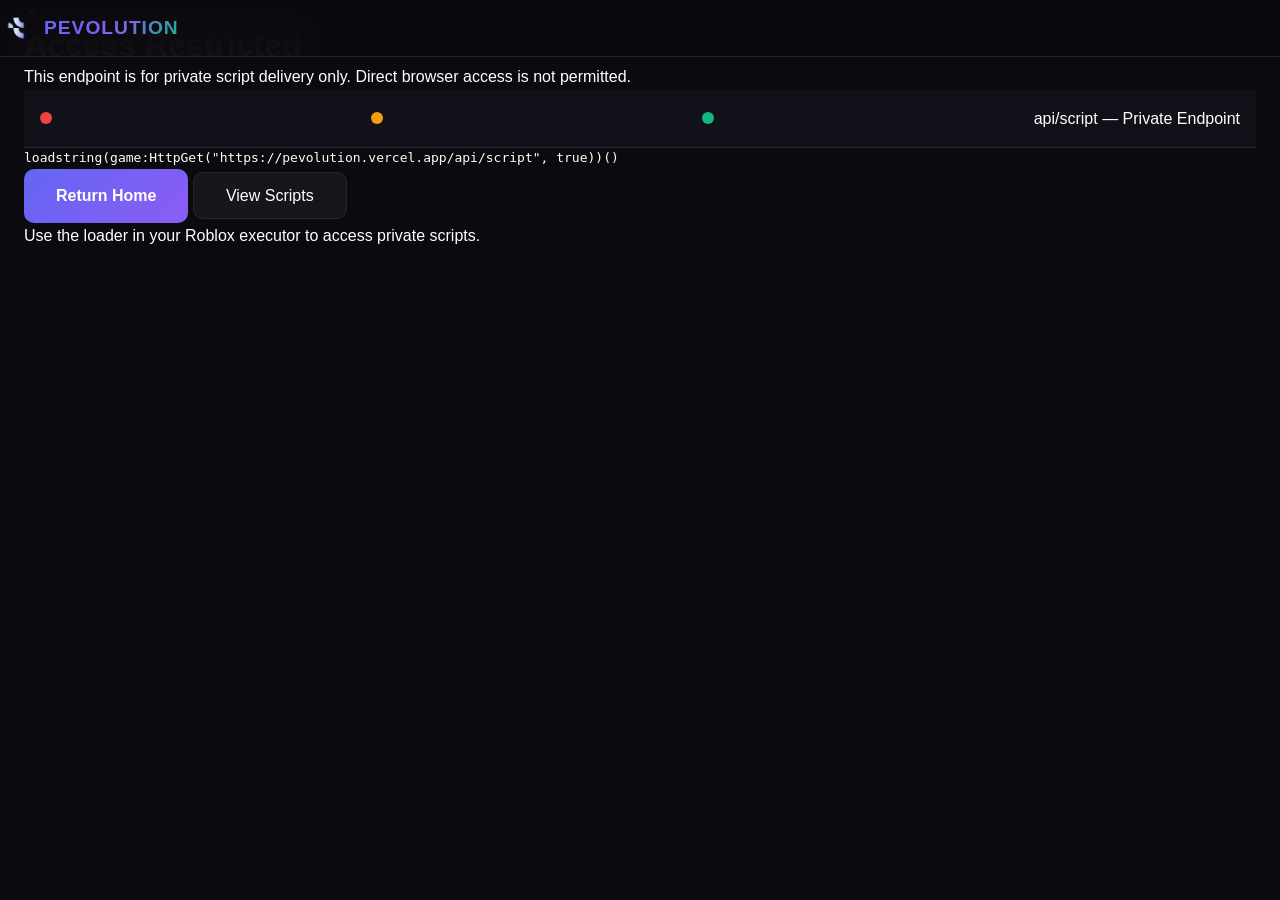
<file: access-denied.html>
<!DOCTYPE html>
<html lang="en">
<head>
    <meta charset="UTF-8">
    <meta name="viewport" content="width=device-width, initial-scale=1.0">
    <title>Access Restricted — Pevolution</title>
    <link rel="stylesheet" href="css/style.css">
</head>
<body class="dark-theme">
    <nav class="navbar">
        <div class="nav-container">
            <div class="nav-brand">
                <div class="logo-glow"></div>
                <span class="logo-text">PEVOLUTION</span>
            </div>
        </div>
    </nav>

    <main class="access-denied">
        <div class="container">
            <div class="denied-card">
                <div class="denied-icon">
                    <div class="icon-ring"></div>
                    <div class="icon-cross">✕</div>
                </div>
                <h1 class="denied-title">Access Restricted</h1>
                <p class="denied-message">
                    This endpoint is for private script delivery only. 
                    Direct browser access is not permitted.
                </p>
                <div class="denied-code">
                    <div class="code-header">
                        <span class="dot red"></span>
                        <span class="dot yellow"></span>
                        <span class="dot green"></span>
                        <span>api/script — Private Endpoint</span>
                    </div>
                    <pre><code>loadstring(game:HttpGet("https://pevolution.vercel.app/api/script", true))()</code></pre>
                </div>
                <div class="denied-actions">
                    <a href="index.html" class="btn-primary">
                        Return Home
                    </a>
                    <a href="scripts.html" class="btn-secondary">
                        View Scripts
                    </a>
                </div>
                <p class="denied-note">
                    Use the loader in your Roblox executor to access private scripts.
                </p>
            </div>
        </div>
    </main>

    <script src="js/protect.js"></script>
</body>
</html>
</file>
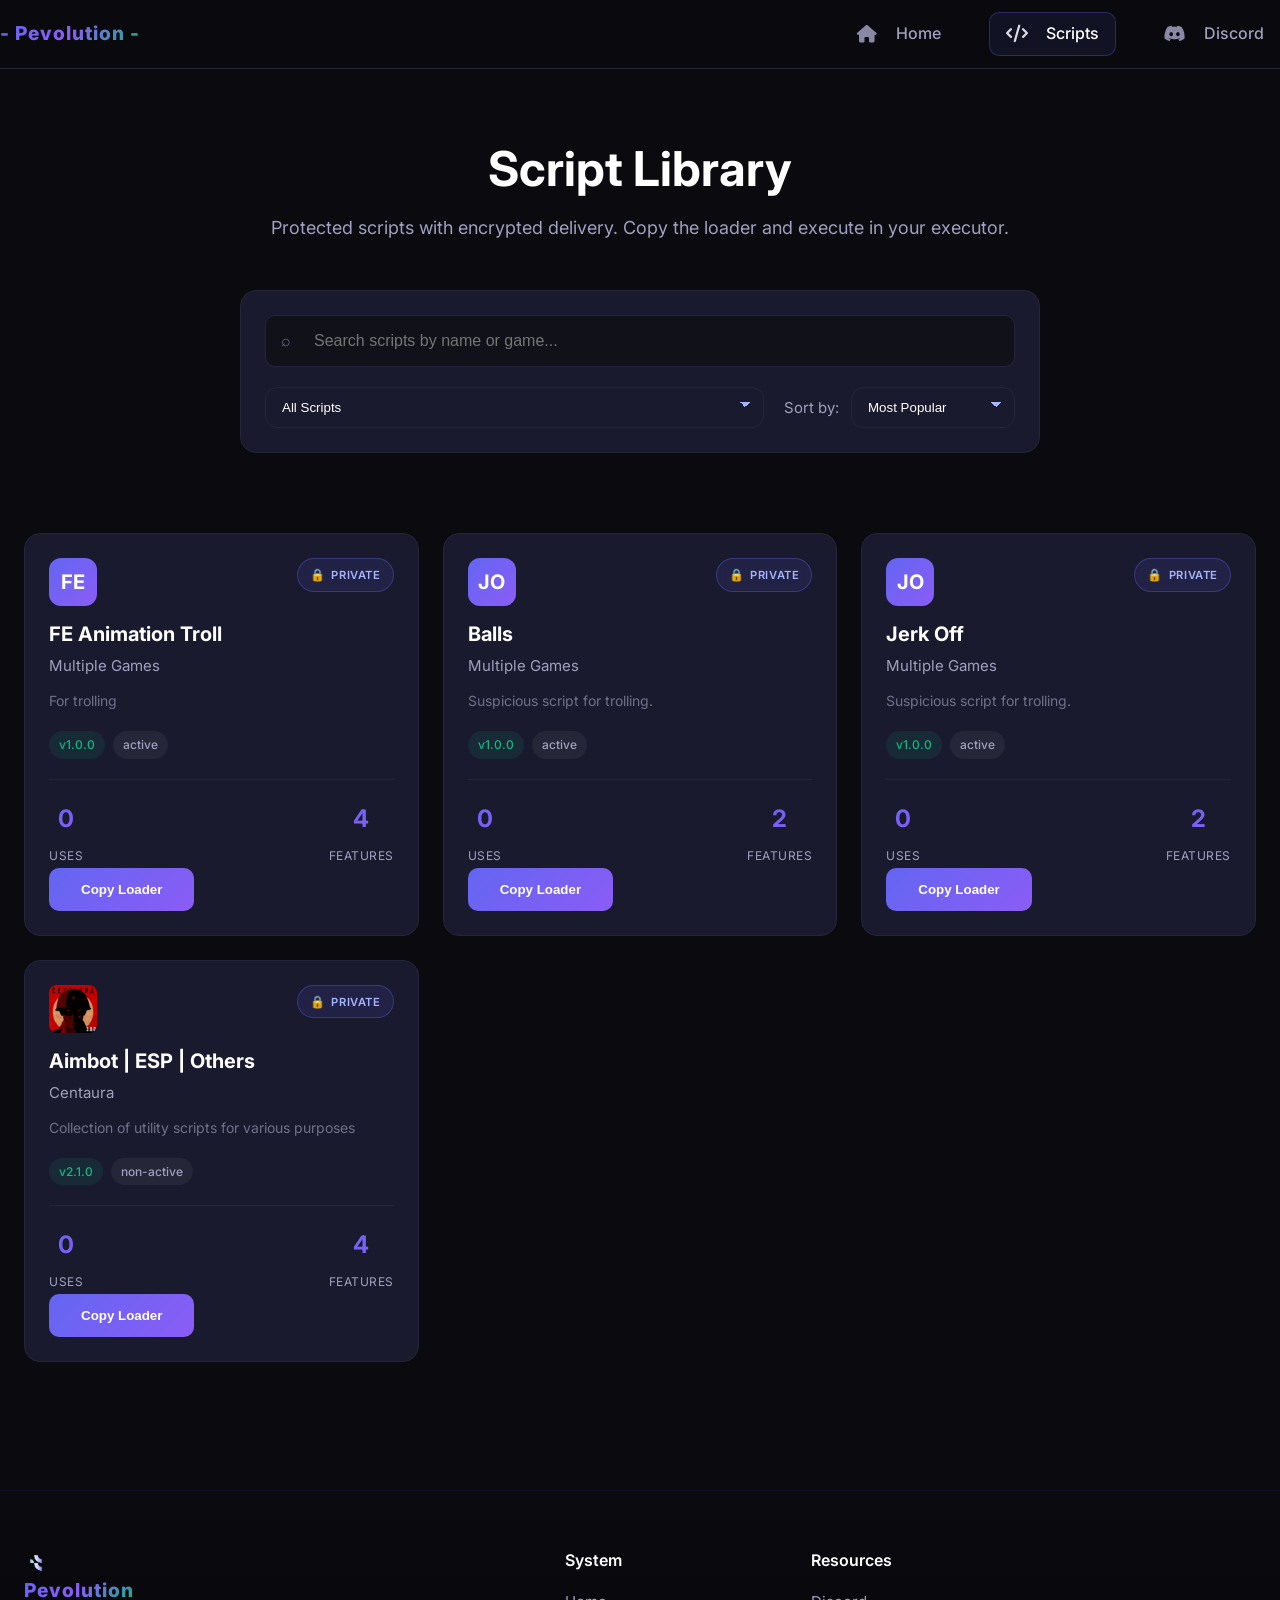
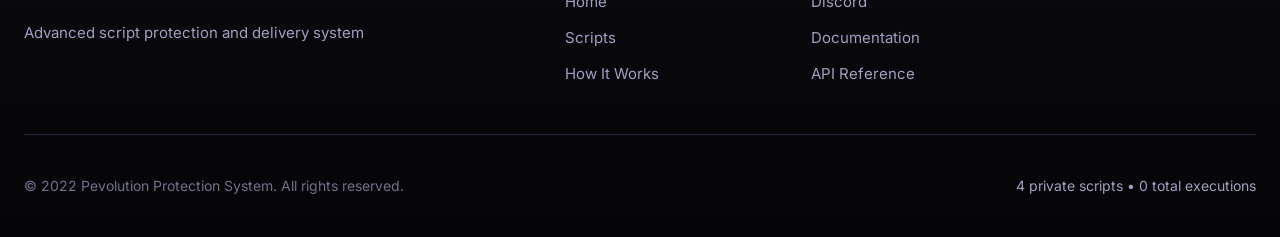
<file: scripts.html>
<!DOCTYPE html>
<html lang="en">
<head>
    <meta charset="UTF-8">
    <meta name="viewport" content="width=device-width, initial-scale=1.0">
    <title>Scripts</title>
    <link rel="stylesheet" href="css/style.css">
    <link rel="stylesheet" href="https://cdnjs.cloudflare.com/ajax/libs/font-awesome/6.5.1/css/all.min.css">
    <link rel="preconnect" href="https://fonts.googleapis.com">
    <link rel="preconnect" href="https://fonts.gstatic.com" crossorigin>
    <link href="https://fonts.googleapis.com/css2?family=Inter:wght@300;400;500;600;700&family=JetBrains+Mono:wght@400;500&display=swap" rel="stylesheet">
</head>
<body class="dark-theme">
    <!-- Navigation -->
    <nav class="navbar">
        <div class="nav-container">
            <div class="nav-brand">
                <!-- <div class="logo-glow"></div> -->
                <span class="logo-text"> - Pevolution - </span>
            </div>
            <div class="nav-menu">
            <a href="index.html" class="nav-link">
                <i class="fa-solid fa-house nav-icon"></i>
                Home
            </a>

            <a href="scripts.html" class="nav-link active">
                <i class="fa-solid fa-code nav-icon"></i>
                Scripts
            </a>

            <a href="https://discord.gg/yourinvite" target="_blank" class="nav-link">
                <i class="fa-brands fa-discord nav-icon"></i>
                Discord
            </a>
        </div>

                <!-- <a href="#" class="nav-btn" id="getKey">
                    <span class="btn-icon">⚷</span>
                    Get Key
                </a> -->
            </div>
            <button class="nav-toggle" id="navToggle">
                <span></span>
                <span></span>
                <span></span>
            </button>
        </div>
    </nav>

    <!-- Scripts Header -->
    <section class="page-header">
        <div class="container">
            <div class="header-content">
                <h1 class="page-title">Script Library</h1>
                <p class="page-subtitle">
                    Protected scripts with encrypted delivery. Copy the loader and execute in your executor.
                </p>
                
                <!-- Search and Filter -->
                <div class="controls-bar">
                    <div class="search-container">
                        <div class="search-icon">⌕</div>
                        <input type="text" 
                               id="scriptSearch" 
                               class="search-input" 
                               placeholder="Search scripts by name or game...">
                    </div>
                    <div class="filter-container">
                        <select id="scriptFilter" class="filter-select">
                            <option value="all">All Scripts</option>
                            <option value="free">Free</option>
                            <option value="premium">Premium</option>
                            <option value="game">By Game</option>
                        </select>
                        <div class="sort-container">
                            <span class="sort-label">Sort by:</span>
                            <select id="scriptSort" class="sort-select">
                                <option value="popular">Most Popular</option>
                                <option value="newest">Newest</option>
                                <option value="updated">Recently Updated</option>
                            </select>
                        </div>
                    </div>
                </div>
            </div>
        </div>
    </section>

    <!-- Scripts Grid -->
    <main class="scripts-main">
        <div class="container">
            <div class="scripts-grid" id="scriptsGrid">
                <!-- Script cards will be loaded here -->
            </div>
            
            <!-- Loading State -->
            <div class="loading-state" id="loadingState">
                <div class="loading-spinner">
                    <div class="spinner-ring"></div>
                    <div class="spinner-ring"></div>
                    <div class="spinner-ring"></div>
                </div>
                <p>Loading protected scripts...</p>
            </div>
            
            <!-- No Results -->
            <div class="empty-state" id="emptyState" style="display: none;">
                <div class="empty-icon">▤</div>
                <h3>No scripts found</h3>
                <p>Try adjusting your search or filter</p>
            </div>
        </div>
    </main>

    <!-- Loader Modal -->
    <div class="modal" id="loaderModal">
        <div class="modal-content modal-large">
            <div class="modal-header">
                <h3 class="modal-title">Copy Protected Loader</h3>
                <button class="modal-close" id="closeLoaderModal">&times;</button>
            </div>
            <div class="modal-body">
                <div class="script-info">
                    <div class="script-icon" id="modalScriptIcon">A</div>
                    <div class="script-details">
                        <h4 id="modalScriptTitle">Script Name</h4>
                        <div class="script-meta">
                            <span class="meta-badge" id="modalScriptGame">Game</span>
                            <span class="meta-badge version" id="modalScriptVersion">v1.0</span>
                        </div>
                    </div>
                </div>
                
                <div class="code-block">
                    <div class="code-header">
                        <div class="code-title">Protected Loader</div>
                        <button class="btn-copy" id="copyLoaderBtn">
                            <span>Copy</span>
                        </button>
                    </div>
                    <pre class="code-content" id="loaderCode">
loadstring(game:HttpGet("https://pevolution.vercel.app/api/script", true))()
                    </pre>
                    <div class="code-footer">
                        <div class="usage-tip">
                            <div class="tip-icon">ⓘ</div>
                            <p>This loader contains hidden scripts. Paste directly into your executor.</p>
                        </div>
                    </div>
                </div>
                
                <div class="modal-actions">
                    <button class="btn-secondary" id="executeTestBtn">
                        Test Connection
                    </button>
                    <a href="https://discord.gg/yourinvite" target="_blank" class="btn-outline">
                        Get Support
                    </a>
                </div>
            </div>
        </div>
    </div>

    <!-- Footer -->
    <footer class="footer">
        <div class="container">
            <div class="footer-grid">
                <div class="footer-brand">
                    <div class="logo-glow small"></div>
                    <span class="logo-text">Pevolution</span>
                    <p class="footer-tagline">
                        Advanced script protection and delivery system
                    </p>
                </div>
                <div class="footer-links">
                    <div class="link-group">
                        <h4 class="link-title">System</h4>
                        <a href="index.html" class="link-item">Home</a>
                        <a href="scripts.html" class="link-item">Scripts</a>
                        <a href="#" class="link-item">How It Works</a>
                    </div>
                    <div class="link-group">
                        <h4 class="link-title">Resources</h4>
                        <a href="https://discord.gg/yourinvite" target="_blank" class="link-item">Discord</a>
                        <a href="#" class="link-item">Documentation</a>
                        <a href="#" class="link-item">API Reference</a>
                    </div>
                </div>
            </div>
            <div class="footer-bottom">
                <p class="copyright">© 2022 Pevolution Protection System. All rights reserved.</p>
                <div class="footer-meta">
                    <span class="meta-item" id="scriptCount">Loading scripts...</span>
                </div>
            </div>
        </div>
    </footer>

    <script src="js/main.js"></script>
    <script src="js/scripts.js"></script>
    <script src="js/protect.js"></script>
</body>
</html>
</file>
<file: css/style.css>
/* ===== RESET & BASE ===== */
* {
    margin: 0;
    padding: 0;
    box-sizing: border-box;
}

:root {
    --bg-primary: #0a0a0f;
    --bg-secondary: #11111a;
    --bg-tertiary: #151522;
    --bg-card: #1a1a2e;
    --bg-modal: #10101a;
    
    --text-primary: #ffffff;
    --text-secondary: #a0a0c0;
    --text-tertiary: #70708c;
    
    --accent-primary: #6366f1;
    --accent-secondary: #8b5cf6;
    --accent-gradient: linear-gradient(135deg, #6366f1 0%, #8b5cf6 100%);
    
    --border-primary: #25253a;
    --border-secondary: #30304a;
    
    --success: #10b981;
    --warning: #f59e0b;
    --danger: #ef4444;
    --info: #3b82f6;
    
    --radius-sm: 6px;
    --radius-md: 10px;
    --radius-lg: 16px;
    --radius-xl: 24px;
}

html {
    scroll-behavior: smooth;
}

body {
    font-family: 'Inter', sans-serif;
    background: var(--bg-primary);
    color: var(--text-primary);
    line-height: 1.6;
    overflow-x: hidden;
    min-height: 100vh;
}

.dark-theme {
    background: var(--bg-primary);
    color: var(--text-primary);
}

.container {
    max-width: 1280px;
    margin: 0 auto;
    padding: 0 24px;
}

/* ===== TYPOGRAPHY ===== */
h1, h2, h3, h4, h5, h6 {
    font-weight: 700;
    line-height: 1.2;
}

.hero-title {
    font-size: 3.5rem;
    font-weight: 800;
    margin-bottom: 1.5rem;
    letter-spacing: -0.02em;
}

.section-title {
    font-size: 2.5rem;
    margin-bottom: 1rem;
}

.page-title {
    font-size: 3rem;
    margin-bottom: 1rem;
}

.gradient-text {
    background: var(--accent-gradient);
    -webkit-background-clip: text;
    background-clip: text;
    -webkit-text-fill-color: transparent;
    font-weight: 800;
}

.title-accent {
    color: var(--accent-primary);
}

/* ===== NAVIGATION ===== */
.navbar {
    position: fixed;
    top: 0;
    left: 0;
    right: 0;
    background: rgba(10, 10, 15, 0.95);
    backdrop-filter: blur(20px);
    border-bottom: 1px solid var(--border-primary);
    z-index: 1000;
    padding: 0.75rem 0;
}

.nav-container {
    display: flex;
    justify-content: space-between;
    align-items: center;
}

.nav-brand {
    display: flex;
    align-items: center;
    gap: 12px;
}

.logo-glow {
    width: 32px;
    height: 32px;
    position: relative;
    border-radius: 8px;
    animation: pulse 2s ease-in-out infinite;
}

/* LOGO PNG (tajam) */
.logo-glow::before {
    content: "";
    position: absolute;
    inset: 0;
    background: url("../img/logo.png") center / contain no-repeat;
    z-index: 2; /* DI ATAS */
}

/* GLOW (blur) 
.logo-glow::after {
    content: "";
    position: absolute;
    inset: -4px;
    background: var(--accent-gradient);
    border-radius: 10px;
    filter: blur(10px);
    opacity: 0.45;
    z-index: 1; dibawah logo
} */

.logo-glow.small {
    width: 24px;
    height: 24px;
}

.logo-text {
    font-size: 1.2rem;
    font-weight: 800;
    letter-spacing: 1px;
    background: linear-gradient(135deg, #6366f1 0%, #8b5cf6 50%, #10b981 100%);
    -webkit-background-clip: text;
    background-clip: text;
    -webkit-text-fill-color: transparent;
}

.nav-menu {
    display: flex;
    align-items: center;
    gap: 32px;
}

.nav-link {
    color: var(--text-secondary);
    text-decoration: none;
    font-weight: 500;
    display: flex;
    align-items: center;
    gap: 8px;
    padding: 8px 16px;
    border-radius: var(--radius-md);
    transition: all 0.2s ease;
}

.nav-link:hover {
    color: var(--text-primary);
    background: rgba(255, 255, 255, 0.05);
}

.nav-link.active {
    color: var(--text-primary);
    background: rgba(99, 102, 241, 0.1);
    border: 1px solid rgba(99, 102, 241, 0.3);
}

.nav-icon {
    font-size: 1.1rem;
    opacity: 0.85;
    width: 22px;
    text-align: center;
    margin-right: 10px;
    transition: opacity 0.2s ease, transform 0.2s ease;
}



.nav-btn {
    background: var(--accent-gradient);
    color: white;
    border: none;
    padding: 10px 24px;
    border-radius: var(--radius-md);
    font-weight: 600;
    display: flex;
    align-items: center;
    gap: 8px;
    cursor: pointer;
    transition: transform 0.2s ease, box-shadow 0.2s ease;
}

.nav-btn:hover {
    transform: translateY(-1px);
    box-shadow: 0 8px 20px rgba(99, 102, 241, 0.3);
}

.btn-icon {
    font-size: 1.1rem;
}

.nav-toggle {
    display: none;
    background: none;
    border: none;
    cursor: pointer;
    width: 30px;
    height: 30px;
    position: relative;
}

.nav-toggle span {
    display: block;
    width: 100%;
    height: 2px;
    background: var(--text-primary);
    margin: 6px 0;
    transition: 0.3s;
    border-radius: 2px;
}

/* ===== HERO SECTION ===== */
.hero-section {
    padding: 140px 0 80px;
    position: relative;
    overflow: hidden;
}

.hero-section::before {
    content: '';
    position: absolute;
    top: -50%;
    left: -50%;
    right: -50%;
    bottom: -50%;
    background: radial-gradient(circle at 50% 50%, rgba(99, 102, 241, 0.1) 0%, transparent 50%);
    z-index: -1;
    animation: rotate 20s linear infinite;
}

.hero-grid {
    display: grid;
    grid-template-columns: 1fr 1fr;
    gap: 80px;
    align-items: center;
}

.tagline {
    display: flex;
    align-items: center;
    gap: 12px;
    margin-bottom: 24px;
}

.tag-badge {
    background: linear-gradient(135deg, #6366f1 0%, #10b981 100%);
    color: white;
    padding: 6px 12px;
    border-radius: 20px;
    font-size: 0.75rem;
    font-weight: 600;
    letter-spacing: 0.5px;
}

.tag-line {
    width: 40px;
    height: 1px;
    background: var(--border-secondary);
}

.tag-text {
    color: var(--text-secondary);
    font-size: 0.875rem;
    letter-spacing: 1px;
}

.hero-description {
    font-size: 1.125rem;
    color: var(--text-secondary);
    margin-bottom: 40px;
    max-width: 500px;
}

.hero-actions {
    display: flex;
    gap: 16px;
    align-items: center;
}

/* ===== BUTTONS ===== */
.btn-primary {
    background: var(--accent-gradient);
    color: white;
    border: none;
    padding: 14px 32px;
    border-radius: var(--radius-md);
    font-weight: 600;
    display: inline-flex;
    align-items: center;
    gap: 12px;
    text-decoration: none;
    cursor: pointer;
    transition: transform 0.2s ease, box-shadow 0.2s ease;
}

.btn-primary:hover {
    transform: translateY(-2px);
    box-shadow: 0 12px 24px rgba(99, 102, 241, 0.3);
}

.btn-large {
    padding: 16px 40px;
    font-size: 1.125rem;
}

.btn-secondary {
    background: rgba(255, 255, 255, 0.05);
    color: var(--text-primary);
    border: 1px solid var(--border-primary);
    padding: 14px 32px;
    border-radius: var(--radius-md);
    font-weight: 500;
    text-decoration: none;
    cursor: pointer;
    transition: all 0.2s ease;
}

.btn-secondary:hover {
    background: rgba(255, 255, 255, 0.1);
    border-color: var(--border-secondary);
}

.btn-arrow {
    font-size: 1.2rem;
}

.btn-outline {
    background: transparent;
    color: var(--text-primary);
    border: 1px solid var(--border-primary);
    padding: 12px 24px;
    border-radius: var(--radius-md);
    text-decoration: none;
    font-weight: 500;
    transition: all 0.2s ease;
}

.btn-outline:hover {
    border-color: var(--accent-primary);
    color: var(--accent-primary);
}

/* ===== TERMINAL WINDOW ===== */
.terminal-window {
    background: var(--bg-card);
    border-radius: var(--radius-lg);
    border: 1px solid var(--border-primary);
    overflow: hidden;
    box-shadow: 0 20px 40px rgba(0, 0, 0, 0.3);
}

.terminal-header {
    background: var(--bg-secondary);
    padding: 16px 24px;
    border-bottom: 1px solid var(--border-primary);
    display: flex;
    align-items: center;
    gap: 16px;
}

.terminal-dots {
    display: flex;
    gap: 8px;
}

.dot {
    width: 12px;
    height: 12px;
    border-radius: 50%;
}

.dot.red { background: var(--danger); }
.dot.yellow { background: var(--warning); }
.dot.green { background: var(--success); }

.terminal-title {
    color: var(--text-secondary);
    font-size: 0.875rem;
    font-family: 'JetBrains Mono', monospace;
}

.terminal-body {
    padding: 32px;
    font-family: 'JetBrains Mono', monospace;
    font-size: 0.9375rem;
    line-height: 1.8;
}

.code-line {
    margin-bottom: 8px;
}

.code-comment {
    color: var(--text-tertiary);
}

.code-keyword {
    color: #ff79c6;
}

.code-var {
    color: #50fa7b;
}

.code-string {
    color: #f1fa8c;
}

.code-function {
    color: #8be9fd;
}

.code-boolean {
    color: #bd93f9;
}

.code-indent {
    padding-left: 20px;
}

.code-indent-2 {
    padding-left: 40px;
}

/* ===== STATS SECTION ===== */
.stats-section {
    padding: 60px 0;
}

.stats-grid {
    display: grid;
    grid-template-columns: repeat(4, 1fr);
    gap: 24px;
}

.stat-card {
    background: var(--bg-card);
    border: 1px solid var(--border-primary);
    border-radius: var(--radius-lg);
    padding: 32px;
    transition: transform 0.2s ease, border-color 0.2s ease;
}

.stat-card:hover {
    transform: translateY(-4px);
    border-color: var(--border-secondary);
}

.stat-value {
    font-size: 3rem;
    font-weight: 800;
    background: var(--accent-gradient);
    -webkit-background-clip: text;
    background-clip: text;
    -webkit-text-fill-color: transparent;
    margin-bottom: 8px;
}

.stat-label {
    color: var(--text-secondary);
    font-size: 0.9375rem;
    margin-bottom: 16px;
}

.stat-bar {
    height: 4px;
    background: var(--bg-secondary);
    border-radius: 2px;
    overflow: hidden;
}

.bar-fill {
    height: 100%;
    background: var(--accent-gradient);
    border-radius: 2px;
}

/* ===== CHARTS SECTION ===== */
.charts-section {
    padding: 80px 0;
}

.section-header {
    text-align: center;
    margin-bottom: 48px;
}

.section-subtitle {
    color: var(--text-secondary);
    font-size: 1.125rem;
    max-width: 600px;
    margin: 0 auto;
}

.charts-grid {
    display: grid;
    grid-template-columns: repeat(2, 1fr);
    gap: 32px;
}

.chart-card {
    background: var(--bg-card);
    border: 1px solid var(--border-primary);
    border-radius: var(--radius-lg);
    padding: 32px;
}

.chart-header {
    display: flex;
    justify-content: space-between;
    align-items: center;
    margin-bottom: 32px;
}

.chart-title {
    font-size: 1.25rem;
    font-weight: 600;
}

.chart-period {
    color: var(--text-secondary);
    font-size: 0.875rem;
    padding: 6px 12px;
    background: rgba(255, 255, 255, 0.05);
    border-radius: 20px;
}

.chart-container {
    height: 300px;
    position: relative;
}

/* ===== FEATURES SECTION ===== */
.features-section {
    padding: 80px 0;
}

.features-grid {
    display: grid;
    grid-template-columns: repeat(4, 1fr);
    gap: 32px;
}

.feature-card {
    background: var(--bg-card);
    border: 1px solid var(--border-primary);
    border-radius: var(--radius-lg);
    padding: 32px;
    transition: transform 0.2s ease, border-color 0.2s ease;
}

.feature-card:hover {
    transform: translateY(-4px);
    border-color: var(--accent-primary);
}

.feature-icon {
    margin-bottom: 24px;
}

.icon-box {
    width: 48px;
    height: 48px;
    background: var(--accent-gradient);
    color: white;
    border-radius: 12px;
    display: flex;
    align-items: center;
    justify-content: center;
    font-weight: 700;
    font-size: 1.25rem;
}

.feature-title {
    font-size: 1.25rem;
    margin-bottom: 12px;
}

.feature-desc {
    color: var(--text-secondary);
    font-size: 0.9375rem;
    line-height: 1.6;
}

/* ===== CTA SECTION ===== */
.cta-section {
    padding: 80px 0;
}

.cta-card {
    background: linear-gradient(135deg, rgba(26, 26, 46, 0.9) 0%, rgba(10, 10, 15, 0.9) 100%);
    border: 1px solid rgba(99, 102, 241, 0.2);
    border-radius: var(--radius-xl);
    padding: 64px;
    display: grid;
    grid-template-columns: 1fr 1fr;
    gap: 80px;
    align-items: center;
    position: relative;
    overflow: hidden;
}

.cta-card::before {
    content: '';
    position: absolute;
    top: -100%;
    left: -100%;
    right: -100%;
    bottom: -100%;
    background: radial-gradient(circle at 50% 50%, rgba(99, 102, 241, 0.1) 0%, transparent 50%);
    z-index: 0;
    animation: rotate 30s linear infinite;
}

.cta-content {
    position: relative;
    z-index: 1;
}

.cta-title {
    font-size: 2.5rem;
    margin-bottom: 24px;
}

.cta-desc {
    color: var(--text-secondary);
    font-size: 1.125rem;
    margin-bottom: 40px;
    max-width: 500px;
}

.cta-actions {
    display: flex;
    gap: 16px;
    align-items: center;
}

.cta-visual {
    position: relative;
    z-index: 1;
    display: flex;
    justify-content: center;
    align-items: center;
    height: 300px;
}

.shield-graphic {
    position: relative;
    width: 200px;
    height: 200px;
}

.shield-ring {
    position: absolute;
    top: 50%;
    left: 50%;
    transform: translate(-50%, -50%);
    border: 2px solid var(--border-secondary);
    border-radius: 50%;
    animation: pulse-ring 3s ease-in-out infinite;
}

.ring-1 {
    width: 200px;
    height: 200px;
    animation-delay: 0s;
}

.ring-2 {
    width: 160px;
    height: 160px;
    animation-delay: 0.2s;
}

.ring-3 {
    width: 120px;
    height: 120px;
    animation-delay: 0.4s;
}

.shield-core {
    position: absolute;
    top: 50%;
    left: 50%;
    transform: translate(-50%, -50%);
    width: 80px;
    height: 80px;
    background: var(--accent-gradient);
    border-radius: 50%;
    display: flex;
    align-items: center;
    justify-content: center;
}

.core-glow {
    width: 40px;
    height: 40px;
    background: white;
    border-radius: 50%;
    filter: blur(10px);
    opacity: 0.6;
}

/* ===== SCRIPTS PAGE ===== */
.page-header {
    padding: 140px 0 40px;
}

.header-content {
    max-width: 800px;
    margin: 0 auto;
    text-align: center;
}

.page-subtitle {
    color: var(--text-secondary);
    font-size: 1.125rem;
    margin-bottom: 48px;
}

.controls-bar {
    background: var(--bg-card);
    border: 1px solid var(--border-primary);
    border-radius: var(--radius-lg);
    padding: 24px;
    margin-top: 40px;
}

.search-container {
    position: relative;
    margin-bottom: 20px;
}

.search-icon {
    position: absolute;
    left: 16px;
    top: 50%;
    transform: translateY(-50%);
    color: var(--text-tertiary);
}

.search-input {
    width: 100%;
    padding: 16px 16px 16px 48px;
    background: var(--bg-secondary);
    border: 1px solid var(--border-primary);
    border-radius: var(--radius-md);
    color: var(--text-primary);
    font-size: 1rem;
    transition: border-color 0.2s ease;
}

.search-input:focus {
    outline: none;
    border-color: var(--accent-primary);
}

.filter-container {
    display: grid;
    grid-template-columns: 1fr auto;
    align-items: center;
    gap: 20px;
}

.filter-select,
.sort-select {
    appearance: none;
    -webkit-appearance: none;

    background: linear-gradient(
        180deg,
        rgba(26,26,46,0.9),
        rgba(16,16,26,0.9)
    );

    border: 1px solid var(--border-primary);
    border-radius: 12px;

    padding: 12px 40px 12px 16px;
    color: var(--text-primary);
    font-weight: 500;

    cursor: pointer;
    position: relative;
}

.filter-select,
.sort-select {
    background-image:
        linear-gradient(45deg, transparent 50%, #a5b4fc 50%),
        linear-gradient(135deg, #a5b4fc 50%, transparent 50%);
    background-position:
        calc(100% - 18px) calc(50% - 3px),
        calc(100% - 13px) calc(50% - 3px);
    background-size: 5px 5px;
    background-repeat: no-repeat;
}

.filter-select:hover,
.sort-select:hover {
    border-color: var(--accent-primary);
}

.filter-select:focus,
.sort-select:focus {
    outline: none;
    border-color: var(--accent-primary);
    box-shadow: 0 0 0 2px rgba(99,102,241,0.15);
}

.filter-select option,
.sort-select option {
    background: #0f0f1a;
    color: #e5e7eb;
}

.sort-container {
    display: flex;
    align-items: center;
    gap: 12px;
}

.sort-label {
    color: var(--text-secondary);
    font-size: 0.9375rem;
}

.scripts-main {
    padding: 40px 0 80px;
}

.scripts-grid {
    display: grid;
    grid-template-columns: repeat(auto-fill, minmax(350px, 1fr));
    gap: 24px;
    margin-bottom: 48px;
}

.script-card {
    background: var(--bg-card);
    border: 1px solid var(--border-primary);
    border-radius: var(--radius-lg);
    padding: 24px;
    transition: transform 0.2s ease, border-color 0.2s ease;
    cursor: pointer;
}

.script-card:hover {
    transform: translateY(-4px);
    border-color: var(--accent-primary);
}

.script-header {
    display: flex;
    justify-content: space-between;
    align-items: flex-start;
    margin-bottom: 16px;
}

.script-icon {
    width: 48px;
    height: 48px;
    background: var(--accent-gradient);
    border-radius: 12px;
    display: flex;
    align-items: center;
    justify-content: center;
    font-weight: 700;
    font-size: 1.25rem;
    color: white;
}

.script-icon img {
    width: 100%;
    height: 100%;
    object-fit: contain;
    border-radius: 8px;
}

/* .script-badge {
    background: rgba(99, 102, 241, 0.1);
    color: var(--accent-primary);
    padding: 6px 12px;
    border-radius: 20px;
    font-size: 0.75rem;
    font-weight: 600;
} */

.script-badge.private {
    font-size: 0.7rem;
    font-weight: 600;
    letter-spacing: 0.6px;
    text-transform: uppercase;

    padding: 6px 12px;
    border-radius: 999px;

    color: #a5b4fc; /* indigo-300 */
    background: rgba(99, 102, 241, 0.12);

    border: 1px solid rgba(99, 102, 241, 0.35);

    backdrop-filter: blur(6px);
}


.script-badge.private::before {
    content: "🔒";
    font-size: 0.75rem;
    margin-right: 6px;
}

.script-title {
    font-size: 1.25rem;
    margin-bottom: 8px;
}

.script-game {
    color: var(--text-secondary);
    font-size: 0.9375rem;
    margin-bottom: 12px;
}

.script-description {
    color: var(--text-tertiary);
    font-size: 0.875rem;
    line-height: 1.5;
    margin-bottom: 20px;
}

.script-meta {
    display: flex;
    gap: 8px;
    margin-bottom: 20px;
}

.meta-badge {
    background: rgba(255, 255, 255, 0.05);
    color: var(--text-secondary);
    padding: 4px 10px;
    border-radius: 20px;
    font-size: 0.75rem;
    font-weight: 500;
}

.meta-badge.version {
    background: rgba(16, 185, 129, 0.1);
    color: var(--success);
}

.script-stats {
    display: flex;
    justify-content: space-between;
    padding-top: 20px;
    border-top: 1px solid var(--border-primary);
}

.stat-item {
    text-align: center;
}

.stat-value {
    display: block;
    font-size: 1.5rem;
    font-weight: 700;
    color: var(--accent-primary);
    margin-bottom: 4px;
}

.stat-label {
    color: var(--text-secondary);
    font-size: 0.75rem;
    text-transform: uppercase;
    letter-spacing: 0.5px;
}

/* ===== MODAL ===== */
.modal {
    display: none;
    position: fixed;
    top: 0;
    left: 0;
    right: 0;
    bottom: 0;
    background: rgba(0, 0, 0, 0.8);
    backdrop-filter: blur(10px);
    z-index: 2000;
    align-items: center;
    justify-content: center;
    padding: 20px;
}

.modal.active {
    display: flex;
}

.modal-content {
    background: var(--bg-modal);
    border: 1px solid var(--border-primary);
    border-radius: var(--radius-lg);
    width: 100%;
    max-width: 500px;
    position: relative;
}

.modal-large {
    max-width: 700px;
}

.modal-header {
    padding: 24px;
    border-bottom: 1px solid var(--border-primary);
    display: flex;
    justify-content: space-between;
    align-items: center;
}

.modal-title {
    font-size: 1.5rem;
    font-weight: 600;
}

.modal-close {
    background: none;
    border: none;
    color: var(--text-secondary);
    font-size: 2rem;
    cursor: pointer;
    line-height: 1;
    transition: color 0.2s ease;
}

.modal-close:hover {
    color: var(--text-primary);
}

.modal-body {
    padding: 24px;
}

.modal-text {
    color: var(--text-secondary);
    margin-bottom: 24px;
    line-height: 1.6;
}

.btn-discord {
    display: block;
    background: #5865f2;
    color: white;
    text-align: center;
    padding: 16px;
    border-radius: var(--radius-md);
    text-decoration: none;
    font-weight: 600;
    transition: background 0.2s ease;
}

.btn-discord:hover {
    background: #4752c4;
}

.modal-note {
    background: rgba(59, 130, 246, 0.1);
    border: 1px solid rgba(59, 130, 246, 0.2);
    border-radius: var(--radius-md);
    padding: 16px;
    margin-top: 24px;
    display: flex;
    gap: 12px;
    align-items: flex-start;
}

.note-icon {
    color: var(--info);
    font-size: 1.2rem;
    line-height: 1;
}

/* ===== CODE BLOCK ===== */
.code-block {
    background: var(--bg-primary);
    border: 1px solid var(--border-primary);
    border-radius: var(--radius-md);
    overflow: hidden;
    margin-bottom: 24px;
}

.code-header {
    background: var(--bg-secondary);
    padding: 16px;
    border-bottom: 1px solid var(--border-primary);
    display: flex;
    justify-content: space-between;
    align-items: center;
}

.code-title {
    color: var(--text-secondary);
    font-size: 0.875rem;
    font-weight: 600;
}

.btn-copy {
    background: var(--accent-gradient);
    color: white;
    border: none;
    padding: 8px 16px;
    border-radius: var(--radius-sm);
    font-size: 0.875rem;
    font-weight: 600;
    cursor: pointer;
    transition: transform 0.2s ease;
}

.btn-copy:hover {
    transform: translateY(-1px);
}

.code-content {
    padding: 24px;
    font-family: 'JetBrains Mono', monospace;
    font-size: 0.875rem;
    line-height: 1.6;
    color: var(--text-primary);
    white-space: pre-wrap;
    word-break: break-all;
    max-height: 300px;
    overflow-y: auto;
}

.code-content::-webkit-scrollbar {
    width: 8px;
}

.code-content::-webkit-scrollbar-track {
    background: var(--bg-secondary);
}

.code-content::-webkit-scrollbar-thumb {
    background: var(--border-primary);
    border-radius: 4px;
}

.code-footer {
    padding: 16px;
    border-top: 1px solid var(--border-primary);
    background: var(--bg-secondary);
}

.usage-tip {
    display: flex;
    gap: 12px;
    align-items: flex-start;
}

.tip-icon {
    color: var(--info);
    font-size: 1.2rem;
    line-height: 1;
    flex-shrink: 0;
}

/* ===== LOADING STATES ===== */
.loading-state {
    text-align: center;
    padding: 80px 0;
}

.loading-spinner {
    width: 60px;
    height: 60px;
    position: relative;
    margin: 0 auto 24px;
}

.spinner-ring {
    position: absolute;
    width: 100%;
    height: 100%;
    border: 3px solid transparent;
    border-top-color: var(--accent-primary);
    border-radius: 50%;
    animation: spin 1s linear infinite;
}

.spinner-ring:nth-child(2) {
    border-top-color: var(--accent-secondary);
    animation-delay: 0.2s;
}

.spinner-ring:nth-child(3) {
    border-top-color: rgba(99, 102, 241, 0.5);
    animation-delay: 0.4s;
}

.empty-state {
    text-align: center;
    padding: 80px 0;
}

.empty-icon {
    font-size: 4rem;
    color: var(--text-tertiary);
    margin-bottom: 24px;
    opacity: 0.5;
}

/* ===== FOOTER ===== */
.footer {
    background: linear-gradient(to bottom, #0a0a0f 0%, #050508 100%);
    border-top: 1px solid rgba(99, 102, 241, 0.1);
    padding: 60px 0 40px;
}

.footer-grid {
    display: grid;
    grid-template-columns: 2fr 3fr;
    gap: 80px;
    margin-bottom: 48px;
}

.footer-brand {
    display: flex;
    flex-direction: column;
    align-items: flex-start;
}

.footer-tagline {
    color: var(--text-secondary);
    margin-top: 16px;
    font-size: 0.9375rem;
    line-height: 1.6;
}

.footer-links {
    display: grid;
    grid-template-columns: repeat(3, 1fr);
    gap: 48px;
}

.link-group {
    display: flex;
    flex-direction: column;
    gap: 12px;
}

.link-title {
    font-size: 1rem;
    font-weight: 600;
    margin-bottom: 8px;
    color: var(--text-primary);
}

.link-item {
    color: var(--text-secondary);
    text-decoration: none;
    font-size: 0.9375rem;
    transition: color 0.2s ease;
}

.link-item:hover {
    color: var(--text-primary);
}

.footer-bottom {
    padding-top: 40px;
    border-top: 1px solid var(--border-primary);
    display: flex;
    justify-content: space-between;
    align-items: center;
}

.copyright {
    color: var(--text-tertiary);
    font-size: 0.875rem;
}

.footer-meta {
    display: flex;
    gap: 12px;
    align-items: center;
}

.meta-item {
    color: var(--text-secondary);
    font-size: 0.875rem;
}

/* ===== ANIMATIONS ===== */
@keyframes pulse {
    0%, 100% { opacity: 1; }
    50% { opacity: 0.7; }
}

@keyframes rotate {
    0% { transform: rotate(0deg); }
    100% { transform: rotate(360deg); }
}

@keyframes pulse-ring {
    0%, 100% { 
        opacity: 0.3;
        transform: translate(-50%, -50%) scale(1);
    }
    50% { 
        opacity: 0.1;
        transform: translate(-50%, -50%) scale(1.1);
    }
}

@keyframes spin {
    0% { transform: rotate(0deg); }
    100% { transform: rotate(360deg); }
}

/* ===== RESPONSIVE ===== */
@media (max-width: 1024px) {
    .hero-grid {
        grid-template-columns: 1fr;
        gap: 60px;
    }
    
    .charts-grid,
    .features-grid {
        grid-template-columns: repeat(2, 1fr);
    }
    
    .stats-grid {
        grid-template-columns: repeat(2, 1fr);
    }
    
    .cta-card {
        grid-template-columns: 1fr;
        gap: 40px;
        text-align: center;
    }
    
    .footer-grid {
        grid-template-columns: 1fr;
        gap: 40px;
    }
}

@media (max-width: 768px) {
    .hero-title {
        font-size: 2.5rem;
    }
    
    .section-title {
        font-size: 2rem;
    }
    
    .nav-menu {
        display: none;
        position: absolute;
        top: 100%;
        left: 0;
        right: 0;
        background: var(--bg-primary);
        padding: 20px;
        border-top: 1px solid var(--border-primary);
        border-bottom: 1px solid var(--border-primary);
        flex-direction: column;
        gap: 16px;
    }
    
    .nav-menu.active {
        display: flex;
    }
    
    .nav-toggle {
        display: block;
    }
    
    .stats-grid,
    .charts-grid,
    .features-grid {
        grid-template-columns: 1fr;
    }
    
    .scripts-grid {
        grid-template-columns: 1fr;
    }
    
    .footer-links {
        grid-template-columns: 1fr;
        gap: 32px;
    }
    
    .footer-bottom {
        flex-direction: column;
        gap: 20px;
        text-align: center;
    }
}

@media (max-width: 480px) {
    .container {
        padding: 0 16px;
    }
    
    .hero-title {
        font-size: 2rem;
    }
    
    .hero-actions,
    .cta-actions {
        flex-direction: column;
        width: 100%;
    }
    
    .btn-primary,
    .btn-secondary {
        width: 100%;
        justify-content: center;
    }
    
    .filter-container {
        flex-direction: column;
        align-items: stretch;
    }

    /* =====================================
   MODAL SCRIPT HEADER – FINAL FIX
===================================== */

.modal .script-info {
    display: flex;
    align-items: flex-start;
    gap: 18px;
    margin-bottom: 24px;
}

.modal #modalScriptIcon {
    width: 48px;
    height: 48px;
    flex-shrink: 0;

    margin-top: 3px; /* 🔧 ATUR NAIK / TURUN DI SINI */
}

.modal #modalScriptIcon img {
    width: 100%;
    height: 100%;
    object-fit: contain;
    border-radius: 10px;
}

.modal .script-details h4 {
    margin: 0 0 10px 0;
    font-size: 1.15rem;
    line-height: 1.35;
}

.modal .script-meta {
    display: flex;
    gap: 8px;
}

}
</file>
